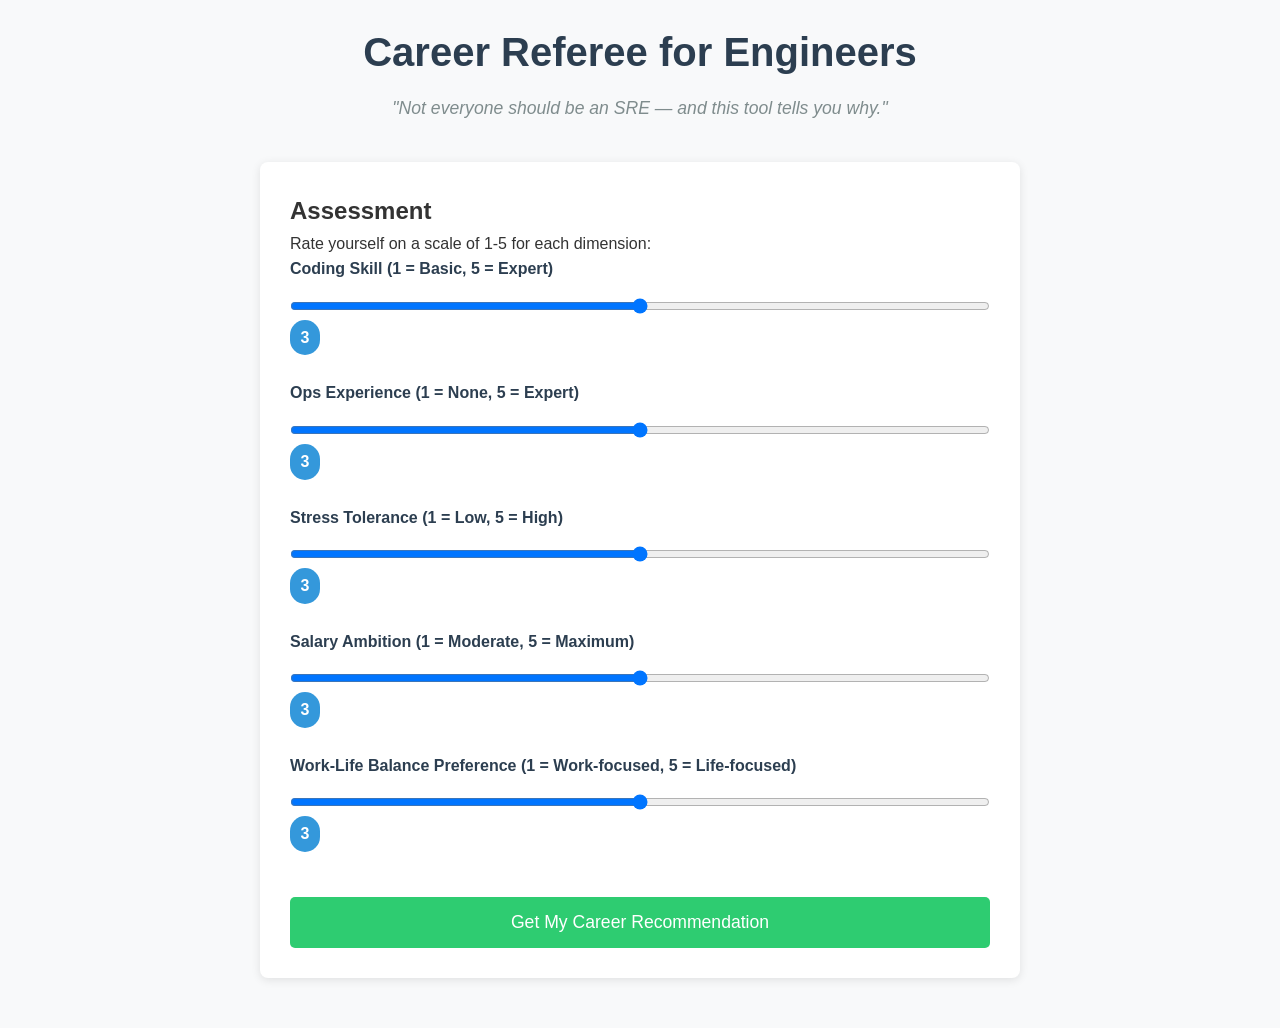
<file: frontend/index.html>
<!DOCTYPE html>
<html lang="en">
<head>
    <meta charset="UTF-8">
    <meta name="viewport" content="width=device-width, initial-scale=1.0">
    <title>Career Referee for Engineers</title>
    <link rel="stylesheet" href="styles.css">
</head>
<body>
    <div class="container">
        <header>
            <h1>Career Referee for Engineers</h1>
            <p class="subtitle">"Not everyone should be an SRE — and this tool tells you why."</p>
        </header>

        <main>
            <section id="assessment-section" class="section">
                <h2>Assessment</h2>
                <p>Rate yourself on a scale of 1-5 for each dimension:</p>
                
                <form id="assessment-form">
                    <div class="question-group">
                        <label for="coding">Coding Skill (1 = Basic, 5 = Expert)</label>
                        <input type="range" id="coding" name="coding" min="1" max="5" value="3">
                        <span class="score-display" id="coding-score">3</span>
                    </div>

                    <div class="question-group">
                        <label for="ops">Ops Experience (1 = None, 5 = Expert)</label>
                        <input type="range" id="ops" name="ops" min="1" max="5" value="3">
                        <span class="score-display" id="ops-score">3</span>
                    </div>

                    <div class="question-group">
                        <label for="stress">Stress Tolerance (1 = Low, 5 = High)</label>
                        <input type="range" id="stress" name="stress" min="1" max="5" value="3">
                        <span class="score-display" id="stress-score">3</span>
                    </div>

                    <div class="question-group">
                        <label for="salary">Salary Ambition (1 = Moderate, 5 = Maximum)</label>
                        <input type="range" id="salary" name="salary" min="1" max="5" value="3">
                        <span class="score-display" id="salary-score">3</span>
                    </div>

                    <div class="question-group">
                        <label for="worklife">Work-Life Balance Preference (1 = Work-focused, 5 = Life-focused)</label>
                        <input type="range" id="worklife" name="worklife" min="1" max="5" value="3">
                        <span class="score-display" id="worklife-score">3</span>
                    </div>

                    <button type="submit" id="evaluate-btn" class="btn-primary">Get My Career Recommendation</button>
                </form>
            </section>

            <section id="results-section" class="section hidden">
                <h2>Your Career Match Results</h2>
                <div id="results-content">
                    <!-- Results will be populated by JavaScript -->
                </div>
            </section>
        </main>
    </div>

    <noscript>
        <div class="no-js-message">
            <p>This application requires JavaScript to function. Please enable JavaScript in your browser.</p>
        </div>
    </noscript>

    <script src="app.js"></script>
</body>
</html>
</file>
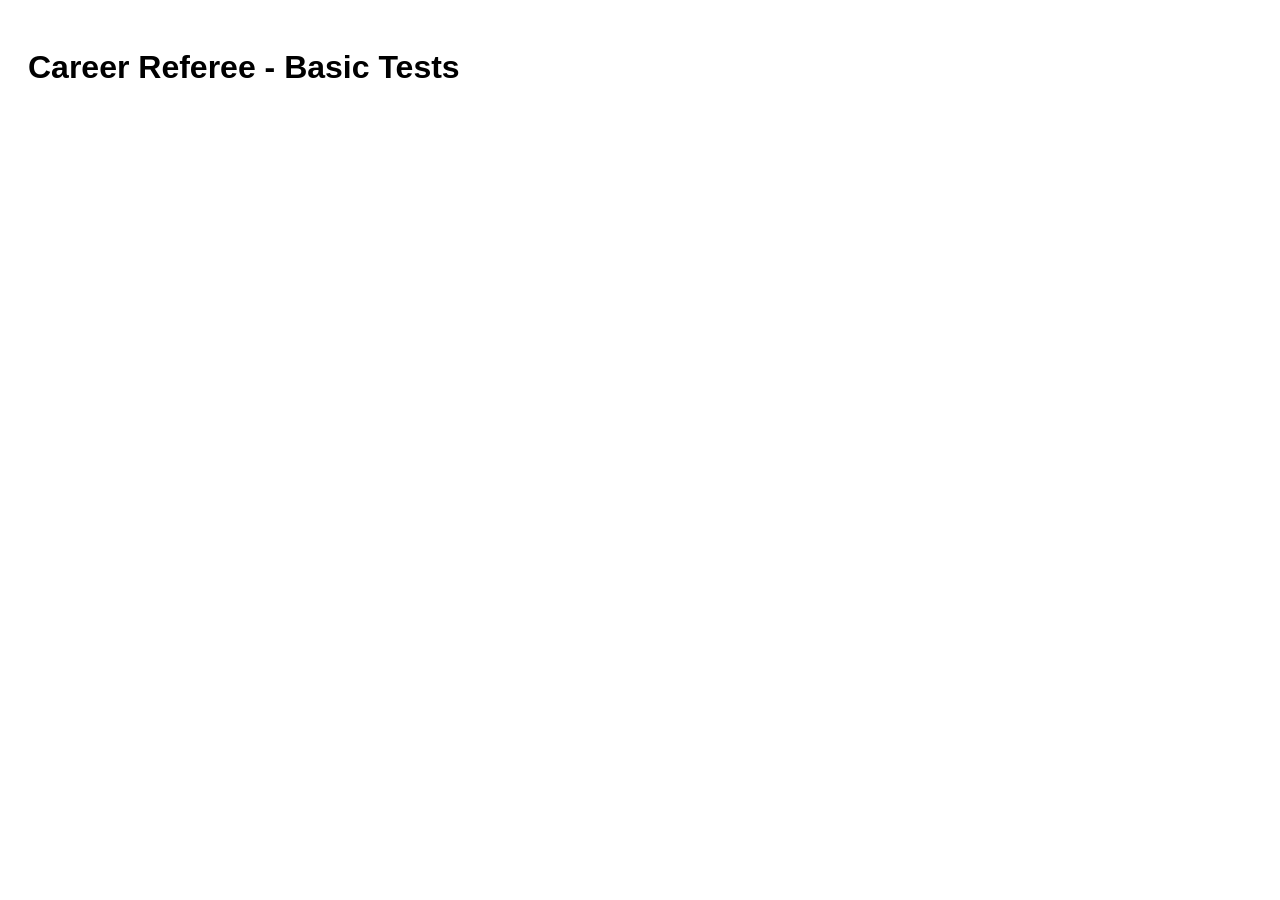
<file: tests/basic-test.html>
<!DOCTYPE html>
<html lang="en">
<head>
    <meta charset="UTF-8">
    <meta name="viewport" content="width=device-width, initial-scale=1.0">
    <title>Career Referee - Basic Test</title>
    <style>
        body { font-family: Arial, sans-serif; padding: 20px; }
        .test-result { margin: 10px 0; padding: 10px; border-radius: 5px; }
        .pass { background: #d4edda; color: #155724; }
        .fail { background: #f8d7da; color: #721c24; }
    </style>
</head>
<body>
    <h1>Career Referee - Basic Tests</h1>
    <div id="test-results"></div>

    <script src="../frontend/app.js"></script>
    <script>
        // Basic test suite
        async function runTests() {
            const results = [];
            
            // Test 1: Check if roles data loads
            try {
                const response = await fetch('../data/roles.json');
                const data = await response.json();
                results.push({
                    name: 'Roles data loads successfully',
                    pass: data.roles && data.roles.length === 4,
                    details: `Found ${data.roles ? data.roles.length : 0} roles`
                });
            } catch (error) {
                results.push({
                    name: 'Roles data loads successfully',
                    pass: false,
                    details: `Error: ${error.message}`
                });
            }

            // Test 2: Euclidean distance calculation
            const testProfile = { coding: 3, ops: 3, stress: 3, salary: 3, worklife: 3 };
            const testRole = { coding: 5, ops: 1, stress: 4, salary: 2, worklife: 3 };
            
            // Manual calculation: sqrt((3-5)² + (3-1)² + (3-4)² + (3-2)² + (3-3)²) = sqrt(4+4+1+1+0) = sqrt(10) ≈ 3.16
            const expectedDistance = Math.sqrt(10);
            
            // Create a temporary CareerReferee instance to test the method
            const tempReferee = new CareerReferee();
            const actualDistance = tempReferee.calculateEuclideanDistance(testProfile, testRole);
            
            results.push({
                name: 'Euclidean distance calculation',
                pass: Math.abs(actualDistance - expectedDistance) < 0.01,
                details: `Expected: ${expectedDistance.toFixed(2)}, Got: ${actualDistance.toFixed(2)}`
            });

            // Test 3: Profile validation (using test utilities)
            const validProfile = { coding: 3, ops: 4, stress: 2, salary: 5, worklife: 1 };
            const invalidProfile = { coding: 6, ops: 0, stress: 'high' };
            
            results.push({
                name: 'Profile validation works',
                pass: TestUtils.isValidProfile(validProfile) && !TestUtils.isValidProfile(invalidProfile),
                details: `Valid profile: ${TestUtils.isValidProfile(validProfile)}, Invalid profile: ${TestUtils.isValidProfile(invalidProfile)}`
            });

            // Display results
            displayResults(results);
        }

        function displayResults(results) {
            const container = document.getElementById('test-results');
            let html = '';
            
            results.forEach(result => {
                html += `
                    <div class="test-result ${result.pass ? 'pass' : 'fail'}">
                        <strong>${result.pass ? '✅' : '❌'} ${result.name}</strong><br>
                        ${result.details}
                    </div>
                `;
            });
            
            container.innerHTML = html;
            
            const passCount = results.filter(r => r.pass).length;
            const totalCount = results.length;
            
            html += `
                <div class="test-result ${passCount === totalCount ? 'pass' : 'fail'}">
                    <strong>Summary: ${passCount}/${totalCount} tests passed</strong>
                </div>
            `;
            
            container.innerHTML = html;
        }

        // Load test utilities and run tests
        fetch('../tests/test-setup.js')
            .then(response => response.text())
            .then(code => {
                eval(code); // Load TestUtils
                runTests();
            })
            .catch(error => {
                document.getElementById('test-results').innerHTML = `
                    <div class="test-result fail">
                        <strong>❌ Failed to load test utilities</strong><br>
                        ${error.message}
                    </div>
                `;
            });
    </script>
</body>
</html>
</file>
<file: frontend/styles.css>
/* Career Referee Styles */
* {
    margin: 0;
    padding: 0;
    box-sizing: border-box;
}

body {
    font-family: -apple-system, BlinkMacSystemFont, 'Segoe UI', Roboto, Oxygen, Ubuntu, Cantarell, sans-serif;
    line-height: 1.6;
    color: #333;
    background-color: #f8f9fa;
}

.container {
    max-width: 800px;
    margin: 0 auto;
    padding: 20px;
}

header {
    text-align: center;
    margin-bottom: 40px;
}

h1 {
    color: #2c3e50;
    font-size: 2.5rem;
    margin-bottom: 10px;
}

.subtitle {
    color: #7f8c8d;
    font-size: 1.1rem;
    font-style: italic;
}

.section {
    background: white;
    border-radius: 8px;
    padding: 30px;
    margin-bottom: 30px;
    box-shadow: 0 2px 10px rgba(0,0,0,0.1);
}

.hidden {
    display: none;
}

/* Assessment Form Styles */
.question-group {
    margin-bottom: 25px;
}

.question-group label {
    display: block;
    font-weight: 600;
    margin-bottom: 10px;
    color: #2c3e50;
}

.question-group input[type="range"] {
    width: 100%;
    height: 8px;
    border-radius: 4px;
    background: #ddd;
    outline: none;
    margin-bottom: 10px;
}

.question-group input[type="range"]::-webkit-slider-thumb {
    appearance: none;
    width: 20px;
    height: 20px;
    border-radius: 50%;
    background: #3498db;
    cursor: pointer;
}

.question-group input[type="range"]::-moz-range-thumb {
    width: 20px;
    height: 20px;
    border-radius: 50%;
    background: #3498db;
    cursor: pointer;
    border: none;
}

.score-display {
    display: inline-block;
    background: #3498db;
    color: white;
    padding: 5px 10px;
    border-radius: 15px;
    font-weight: bold;
    min-width: 30px;
    text-align: center;
}

.btn-primary {
    background: #2ecc71;
    color: white;
    border: none;
    padding: 15px 30px;
    font-size: 1.1rem;
    border-radius: 5px;
    cursor: pointer;
    width: 100%;
    margin-top: 20px;
    transition: background-color 0.3s;
}

.btn-primary:hover {
    background: #27ae60;
}

.btn-primary:disabled {
    background: #bdc3c7;
    cursor: not-allowed;
}

/* Results Styles */
.best-fit {
    background: linear-gradient(135deg, #2ecc71, #27ae60);
    color: white;
    padding: 20px;
    border-radius: 8px;
    margin-bottom: 20px;
    text-align: center;
}

.best-fit h3 {
    font-size: 1.8rem;
    margin-bottom: 10px;
}

.match-grid {
    display: grid;
    grid-template-columns: repeat(auto-fit, minmax(200px, 1fr));
    gap: 15px;
    margin: 20px 0;
}

.role-card {
    border: 1px solid #ddd;
    border-radius: 8px;
    padding: 15px;
    text-align: center;
}

.role-card h4 {
    color: #2c3e50;
    margin-bottom: 10px;
}

.match-percentage {
    font-size: 1.5rem;
    font-weight: bold;
    color: #3498db;
}

.analysis-section {
    margin: 30px 0;
    padding: 20px;
    background: #f8f9fa;
    border-radius: 8px;
}

.analysis-section h3 {
    color: #2c3e50;
    margin-bottom: 15px;
}

.tradeoff-item {
    margin-bottom: 15px;
    padding: 15px;
    background: white;
    border-radius: 5px;
    border-left: 4px solid #3498db;
}

.gains {
    color: #27ae60;
}

.losses {
    color: #e74c3c;
}

/* No JavaScript Message */
.no-js-message {
    background: #e74c3c;
    color: white;
    padding: 20px;
    text-align: center;
    position: fixed;
    top: 0;
    left: 0;
    right: 0;
    z-index: 1000;
}

/* Responsive Design */
@media (max-width: 768px) {
    .container {
        padding: 15px;
    }
    
    h1 {
        font-size: 2rem;
    }
    
    .section {
        padding: 20px;
    }
    
    .match-grid {
        grid-template-columns: 1fr;
    }
}
/* Additional styles for results display */
.best-match {
    border: 2px solid #2ecc71;
    background: #f8fff9;
}

.match-score {
    font-size: 1.2rem;
    font-weight: bold;
    margin: 10px 0;
}

.role-description {
    font-size: 0.9rem;
    color: #666;
    margin-top: 10px;
}

.role-analysis {
    margin-bottom: 30px;
    padding: 20px;
    border: 1px solid #ddd;
    border-radius: 8px;
    background: white;
}

.role-analysis h4 {
    color: #2c3e50;
    margin-bottom: 15px;
    padding-bottom: 10px;
    border-bottom: 2px solid #ecf0f1;
}

.tradeoff-item ul {
    margin: 10px 0;
    padding-left: 20px;
}

.tradeoff-item li {
    margin: 5px 0;
}

.profile-summary {
    display: grid;
    grid-template-columns: repeat(auto-fit, minmax(200px, 1fr));
    gap: 10px;
    margin-top: 15px;
}

.profile-summary p {
    background: white;
    padding: 10px;
    border-radius: 5px;
    border-left: 4px solid #3498db;
    margin: 0;
}

.error-message {
    background: #fee;
    border: 1px solid #fcc;
    border-radius: 8px;
    padding: 20px;
    text-align: center;
    color: #c33;
}

.error-message h3 {
    margin-bottom: 10px;
    color: #c33;
}
</file>
